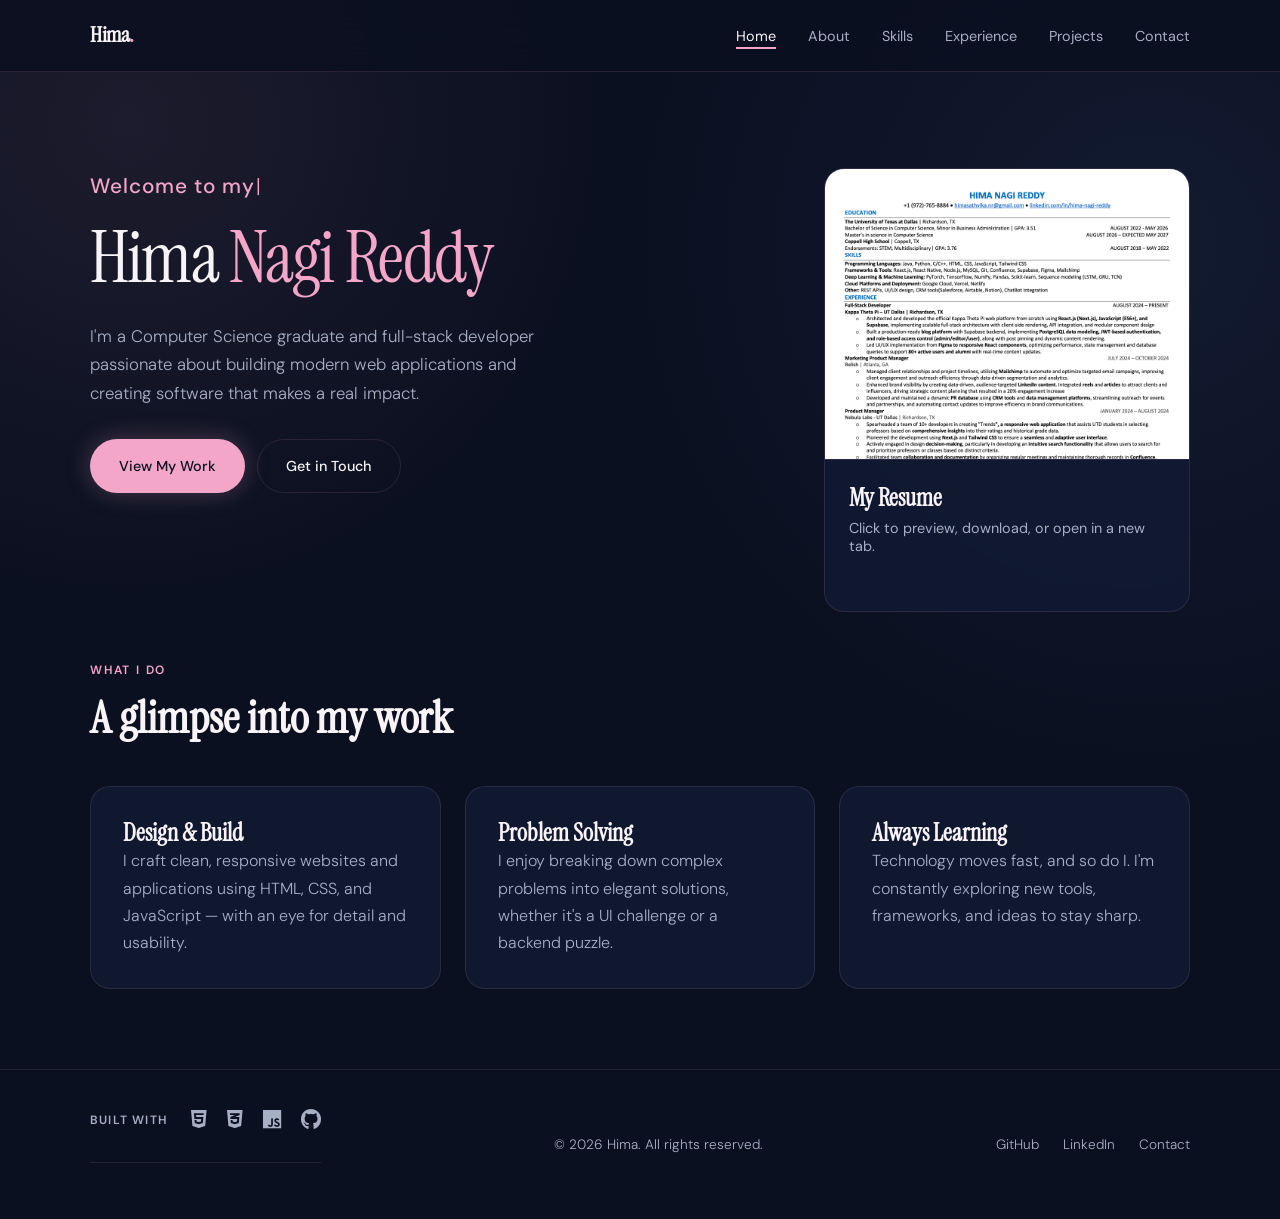
<file: index.html>
<!DOCTYPE html>
<html lang="en">
  <head>
    <meta charset="UTF-8">
    <meta name="viewport" content="width=device-width, initial-scale=1.0">
    <meta name="description" content="Hima Nagi Reddy — Computer Science graduate and full-stack developer">
    <meta property="og:title" content="Hima Nagi Reddy | Portfolio">
    <meta property="og:description" content="Computer Science graduate and full-stack developer passionate about building modern web applications.">
    <meta property="og:image" content="https://hima-portfolio-theta.vercel.app/images/Hima.jpg">
    <meta property="og:url" content="https://hima-portfolio-theta.vercel.app/">
    <meta property="og:type" content="website">
    
    <meta name="twitter:card" content="summary_large_image">
    <meta name="twitter:title" content="Hima Nagi Reddy | Portfolio">
    <meta name="twitter:description" content="Computer Science graduate and full-stack developer passionate about building modern web applications.">
    <meta name="twitter:image" content="https://hima-portfolio-theta.vercel.app/images/Hima.jpg">

    <title>Hima Nagi Reddy | Portfolio</title>
    <link rel="stylesheet" href="css/style.css">
    <link rel="stylesheet" href="https://cdnjs.cloudflare.com/ajax/libs/font-awesome/6.5.1/css/all.min.css">
  </head>
<body>

  <!-- Navigation -->
  <nav class="nav">
    <div class="container">
      <a href="index.html" class="nav-logo">Hima<span>.</span></a>
      <button class="nav-toggle" aria-label="Toggle menu">
        <span></span>
        <span></span>
        <span></span>
      </button>
      <ul class="nav-links">
        <li><a href="index.html">Home</a></li>
        <li><a href="about.html">About</a></li>
        <li><a href="skills.html">Skills</a></li>
        <li><a href="experience.html">Experience</a></li>
        <li><a href="projects.html">Projects</a></li>
        <li><a href="contact.html">Contact</a></li>
      </ul>
    </div>
  </nav>

  <main>
    <!-- Hero -->
    <section class="hero">
      <div class="container hero-grid">
        <div class="hero-content">
          <p class="typewriter-text"><span id="typewriter"></span><span class="typewriter-cursor">|</span></p>
          <h1>Hima <span class="accent">Nagi Reddy</span></h1>
          <p>
          I'm a Computer Science graduate and full-stack developer passionate about building
          modern web applications and creating software that makes a real impact.
          </p>
          <div class="hero-buttons">
            <a href="projects.html" class="btn btn-primary">View My Work</a>
            <a href="contact.html" class="btn btn-outline">Get in Touch</a>
          </div>
        </div>
    
        <button type="button" class="resume-card" id="resume-btn" aria-label="Preview resume">
          <div class="resume-preview-image">
            <img src="images/resume-preview.png" alt="Resume preview">
            <div class="resume-overlay">
              <span class="btn btn-primary">Preview Resume</span>
            </div>
          </div>
          <div class="resume-card-body">
            <h3>My Resume</h3>
            <p>Click to preview, download, or open in a new tab.</p>
          </div>
        </button>
      </div>
    </section>

    <!-- Quick Highlights -->
    <section class="highlights-section">
      <div class="container">
        <p class="section-label">What I Do</p>
        <h2 style="margin-bottom: 2.5rem;">A glimpse into my work</h2>
        <div class="card-grid">
          <div class="card fade-in">
            <h3>Design &amp; Build</h3>
            <p>I craft clean, responsive websites and applications using HTML, CSS, and JavaScript — with an eye for detail and usability.</p>
          </div>
          <div class="card fade-in">
            <h3>Problem Solving</h3>
            <p>I enjoy breaking down complex problems into elegant solutions, whether it's a UI challenge or a backend puzzle.</p>
          </div>
          <div class="card fade-in">
            <h3>Always Learning</h3>
            <p>Technology moves fast, and so do I. I'm constantly exploring new tools, frameworks, and ideas to stay sharp.</p>
          </div>
        </div>
      </div>
    </section>
  </main>

  <!-- Footer -->
  <footer class="footer">
    <div class="container">
      <div class="tech-stack">
        <span class="tech-stack-label">Built with</span>
        <div class="tech-icons">
          <span data-tooltip="HTML5"><i class="fab fa-html5"></i></span>
          <span data-tooltip="CSS3"><i class="fab fa-css3-alt"></i></span>
          <span data-tooltip="JavaScript"><i class="fab fa-js"></i></span>
          <span data-tooltip="GitHub Pages"><i class="fab fa-github"></i></span>
        </div>
      </div>
      <p>&copy; 2026 Hima. All rights reserved.</p>
      <div class="footer-links">
        <a href="https://github.com/Himanagi" target="_blank" rel="noopener">GitHub</a>
        <a href="https://www.linkedin.com/in/hima-nagi-reddy/" target="_blank" rel="noopener">LinkedIn</a>
        <a href="contact.html">Contact</a>
      </div>
    </div>
  </footer>
  <div class="modal-overlay" id="resume-modal">
    <div class="modal-box">
      <div class="modal-header">
        <h3>Resume</h3>
        <button type="button" class="modal-close" id="resume-close" aria-label="Close">&times;</button>
      </div>
      <iframe id="resume-frame" src="" title="Resume PDF"></iframe>
      <div class="modal-footer">
        <a href="resume/Hima_Nagi_Reddy_Resume.pdf" class="btn btn-outline" download>
          Download
        </a>
        <a href="resume/Hima_Nagi_Reddy_Resume.pdf" class="btn btn-primary" target="_blank" rel="noopener">
          Open in New Tab
        </a>
      </div>
    </div>
  </div>

  <script src="js/main.js"></script>
</body>
</html>
</file>
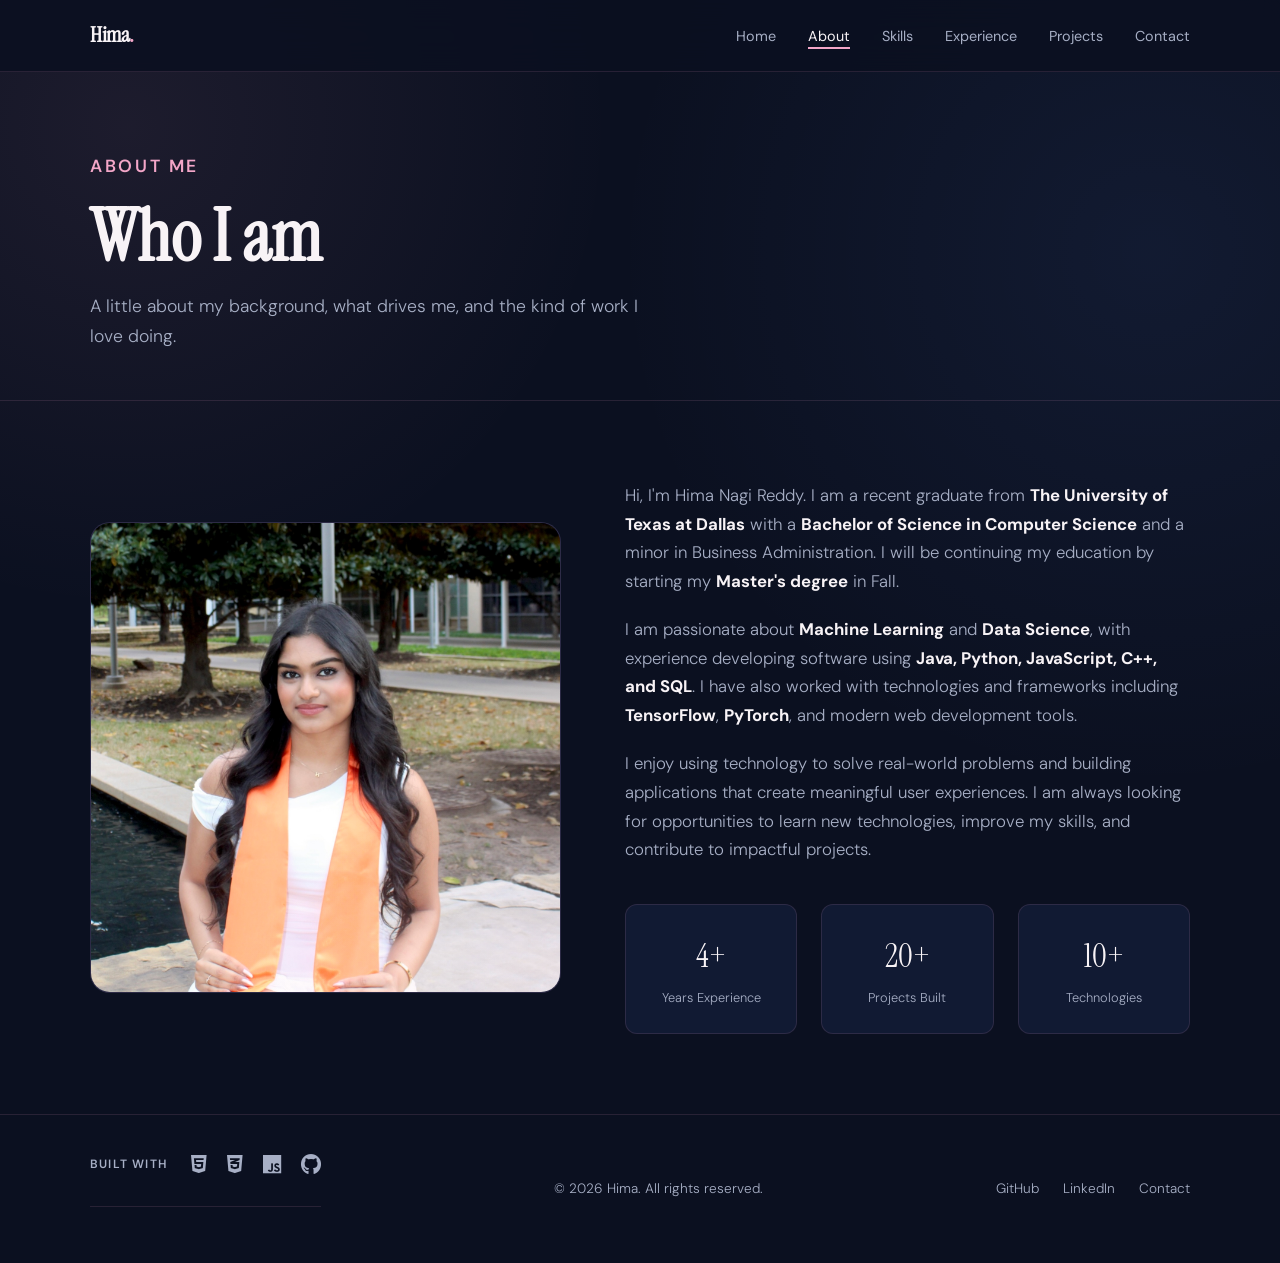
<file: about.html>
<!DOCTYPE html>
<html lang="en">
  <head>
    <meta charset="UTF-8">
    <meta name="viewport" content="width=device-width, initial-scale=1.0">
    <meta name="description" content="...">
    <title>...</title>
    <link rel="stylesheet" href="css/style.css">
    <link rel="stylesheet" href="https://cdnjs.cloudflare.com/ajax/libs/font-awesome/6.5.1/css/all.min.css">
  </head>
<body>

  <nav class="nav">
    <div class="container">
      <a href="index.html" class="nav-logo">Hima<span>.</span></a>
      <button class="nav-toggle" aria-label="Toggle menu">
        <span></span>
        <span></span>
        <span></span>
      </button>
      <ul class="nav-links">
        <li><a href="index.html">Home</a></li>
        <li><a href="about.html">About</a></li>
        <li><a href="skills.html">Skills</a></li>
        <li><a href="experience.html">Experience</a></li>
        <li><a href="projects.html">Projects</a></li>
        <li><a href="contact.html">Contact</a></li>
      </ul>
    </div>
  </nav>

  <main>
    <section class="page-header">
      <div class="container">
        <p class="section-label">About Me</p>
        <h1>Who I am</h1>
        <p>A little about my background, what drives me, and the kind of work I love doing.</p>
      </div>
    </section>

    <section>
      <div class="container">
        <div class="about-grid">
          <div class="about-image fade-in">
            <img src="images/Hima.jpg" alt="Hima Nagi Reddy">
          </div>
          <div class="about-text fade-in">
            <p>
              Hi, I'm Hima Nagi Reddy. I am a recent graduate from <strong>The University of Texas at Dallas</strong> with a <strong>Bachelor of Science in Computer Science</strong> and a minor in Business Administration. I will be continuing my education by starting my <strong>Master's degree</strong> in Fall.
            </p>
          
            <p>
              I am passionate about <strong>Machine Learning</strong> and <strong>Data Science</strong>, with experience developing software using <strong>Java, Python, JavaScript, C++, and SQL</strong>. I have also worked with technologies and frameworks including <strong>TensorFlow</strong>, <strong>PyTorch</strong>, and modern web development tools.
            </p>
          
            <p>
              I enjoy using technology to solve real-world problems and building applications that create meaningful user experiences. I am always looking for opportunities to learn new technologies, improve my skills, and contribute to impactful projects.
            </p>
            <div class="about-stats">
              <div class="stat">
                <div class="stat-number">4+</div>
                <div class="stat-label">Years Experience</div>
              </div>
              <div class="stat">
                <div class="stat-number">20+</div>
                <div class="stat-label">Projects Built</div>
              </div>
              <div class="stat">
                <div class="stat-number">10+</div>
                <div class="stat-label">Technologies</div>
              </div>
            </div>
          </div>
        </div>
      </div>
    </section>
  </main>

  <footer class="footer">
    <div class="container">
      <div class="tech-stack">
        <span class="tech-stack-label">Built with</span>
        <div class="tech-icons">
          <span data-tooltip="HTML5"><i class="fab fa-html5"></i></span>
          <span data-tooltip="CSS3"><i class="fab fa-css3-alt"></i></span>
          <span data-tooltip="JavaScript"><i class="fab fa-js"></i></span>
          <span data-tooltip="GitHub Pages"><i class="fab fa-github"></i></span>
        </div>
      </div>

      <p>&copy; 2026 Hima. All rights reserved.</p>
      <div class="footer-links">
        <a href="https://github.com" target="_blank" rel="noopener">GitHub</a>
        <a href="https://linkedin.com" target="_blank" rel="noopener">LinkedIn</a>
        <a href="contact.html">Contact</a>
      </div>
    </div>
  </footer>

  <script src="js/main.js"></script>
</body>
</html>
</file>
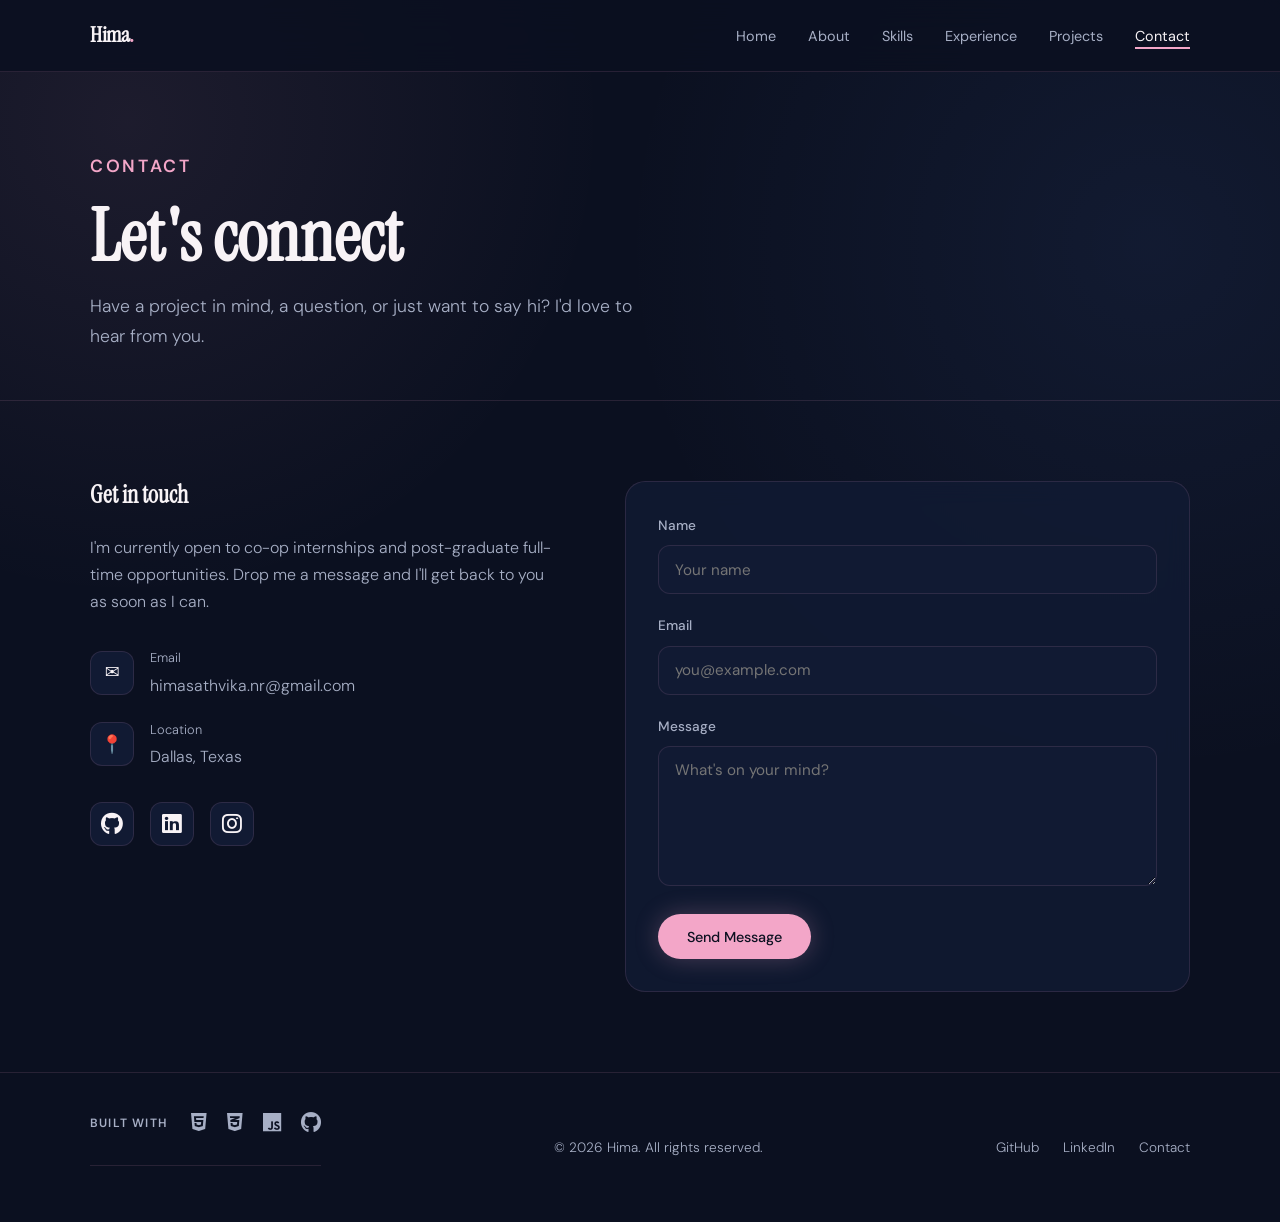
<file: contact.html>
<!DOCTYPE html>
<html lang="en">
  <head>
    <meta charset="UTF-8">
    <meta name="viewport" content="width=device-width, initial-scale=1.0">
    <meta name="description" content="...">
    <title>...</title>
    <link rel="stylesheet" href="css/style.css">
    <link rel="stylesheet" href="https://cdnjs.cloudflare.com/ajax/libs/font-awesome/6.5.1/css/all.min.css">
  </head>
<body>

  <nav class="nav">
    <div class="container">
      <a href="index.html" class="nav-logo">Hima<span>.</span></a>
      <button class="nav-toggle" aria-label="Toggle menu">
        <span></span>
        <span></span>
        <span></span>
      </button>
      <ul class="nav-links">
        <li><a href="index.html">Home</a></li>
        <li><a href="about.html">About</a></li>
        <li><a href="skills.html">Skills</a></li>
        <li><a href="experience.html">Experience</a></li>
        <li><a href="projects.html">Projects</a></li>
        <li><a href="contact.html">Contact</a></li>
      </ul>
    </div>
  </nav>

  <main>
    <section class="page-header">
      <div class="container">
        <p class="section-label">Contact</p>
        <h1>Let's connect</h1>
        <p>Have a project in mind, a question, or just want to say hi? I'd love to hear from you.</p>
      </div>
    </section>

    <section>
      <div class="container">
        <div class="contact-grid">

          <div class="contact-info fade-in">
            <h3>Get in touch</h3>
            <p style="margin-bottom: 2rem;">I'm currently open to co-op internships and post-graduate full-time opportunities. Drop me a message and I'll get back to you as soon as I can.</p>

            <div class="contact-item">
              <div class="contact-icon">✉️</div>
              <div>
                <p style="font-size: 0.8rem; margin-bottom: 0.15rem;">Email</p>
                <a href="mailto:himasathvika.nr@gmail.com">himasathvika.nr@gmail.com</a>
              </div>
            </div>

            <div class="contact-item">
              <div class="contact-icon">📍</div>
              <div>
                <p style="font-size: 0.8rem; margin-bottom: 0.15rem;">Location</p>
                <span style="color: var(--text-muted);">Dallas, Texas</span>
              </div>
            </div>

            <div class="social-links">

              <a href="https://github.com/Himanagi"
                 target="_blank"
                 rel="noopener"
                 aria-label="GitHub">
                 <i class="fab fa-github"></i>
              </a>
            
              <a href="https://github.com/Himanagi"
                 target="_blank"
                 rel="noopener"
                 aria-label="LinkedIn">
                 <i class="fab fa-linkedin"></i>
              </a>
            
              <a href="https://www.instagram.com/hima.sn/"
              target="_blank"
              rel="noopener"
              aria-label="Instagram">
              <i class="fab fa-instagram"></i>
           </a>

            </div>
          </div>

          <div class="fade-in">
            <form id="contact-form" class="card">
              <input type="hidden" name="access_key" value="b2d9605b-1519-43f4-9659-cae20365ab48">
              <input type="hidden" name="subject" value="New message from your portfolio site">
              <input type="checkbox" name="botcheck" class="hidden" style="display:none;">
            
              <div class="form-group">
                <label for="name">Name</label>
                <input type="text" id="name" name="name" placeholder="Your name" required>
              </div>
              <div class="form-group">
                <label for="email">Email</label>
                <input type="email" id="email" name="email" placeholder="you@example.com" required>
              </div>
              <div class="form-group">
                <label for="message">Message</label>
                <textarea id="message" name="message" placeholder="What's on your mind?" required></textarea>
              </div>
              <button type="submit" class="btn btn-primary" id="submit-btn">Send Message</button>
              <div id="form-error" class="form-error">
                Something went wrong. Please try again or email me directly.
              </div>
            </form>
          </div>

        </div>
      </div>
    </section>
  </main>

 <footer class="footer">
  <div class="container">
    <div class="tech-stack">
      <span class="tech-stack-label">Built with</span>
      <div class="tech-icons">
        <span data-tooltip="HTML5"><i class="fab fa-html5"></i></span>
        <span data-tooltip="CSS3"><i class="fab fa-css3-alt"></i></span>
        <span data-tooltip="JavaScript"><i class="fab fa-js"></i></span>
        <span data-tooltip="GitHub Pages"><i class="fab fa-github"></i></span>
      </div>
    </div>
      <p>&copy; 2026 Hima. All rights reserved.</p>
      <div class="footer-links">
        <a href="https://github.com" target="_blank" rel="noopener">GitHub</a>
        <a href="https://linkedin.com" target="_blank" rel="noopener">LinkedIn</a>
        <a href="contact.html">Contact</a>
      </div>
    </div>
  </footer>

  <div id="success-toast" class="toast">
    <span>✓</span> Message sent!
  </div>

  <script src="js/main.js"></script>
</body>
</html>
</file>
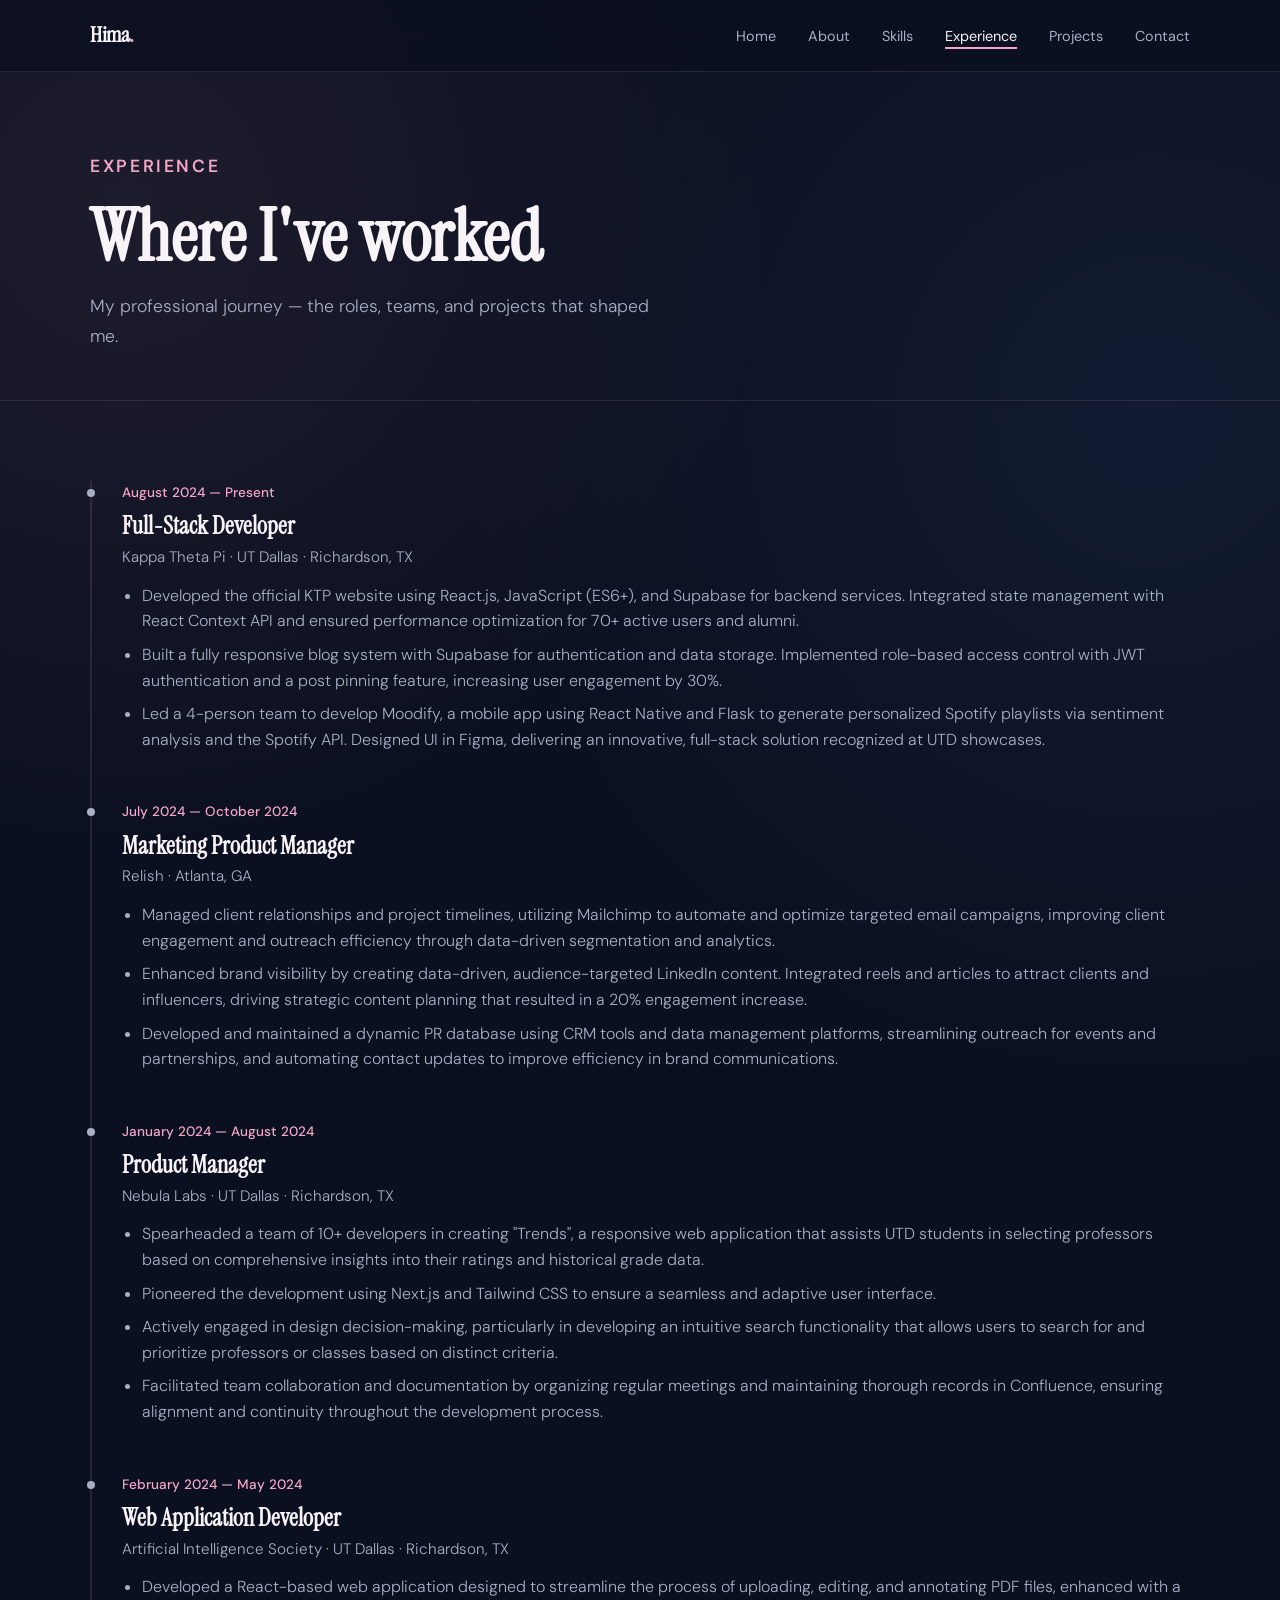
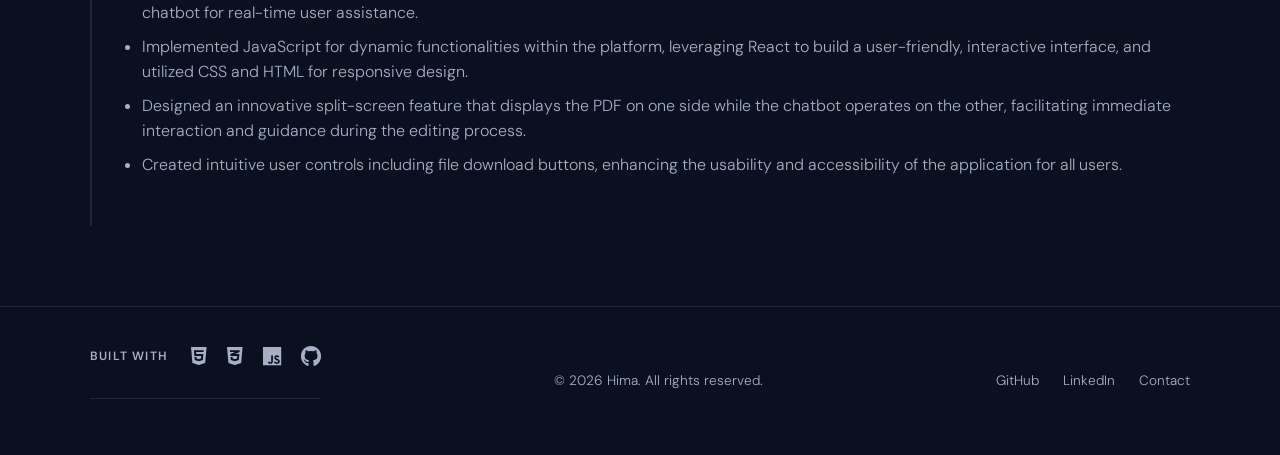
<file: experience.html>
<!DOCTYPE html>
<html lang="en">
  <head>
    <meta charset="UTF-8">
    <meta name="viewport" content="width=device-width, initial-scale=1.0">
    <meta name="description" content="...">
    <title>...</title>
    <link rel="stylesheet" href="css/style.css">
    <link rel="stylesheet" href="https://cdnjs.cloudflare.com/ajax/libs/font-awesome/6.5.1/css/all.min.css">
  </head>
<body>

  <nav class="nav">
    <div class="container">
      <a href="index.html" class="nav-logo">Hima<span>.</span></a>
      <button class="nav-toggle" aria-label="Toggle menu">
        <span></span>
        <span></span>
        <span></span>
      </button>
      <ul class="nav-links">
        <li><a href="index.html">Home</a></li>
        <li><a href="about.html">About</a></li>
        <li><a href="skills.html">Skills</a></li>
        <li><a href="experience.html">Experience</a></li>
        <li><a href="projects.html">Projects</a></li>
        <li><a href="contact.html">Contact</a></li>
      </ul>
    </div>
  </nav>

  <main>
    <section class="page-header">
      <div class="container">
        <p class="section-label">Experience</p>
        <h1>Where I've worked</h1>
        <p>My professional journey — the roles, teams, and projects that shaped me.</p>
      </div>
    </section>

    <section>
      <div class="container">
        <div class="timeline">

          <div class="timeline-item">
            <p class="timeline-date">August 2024 — Present</p>
            <h3>Full-Stack Developer</h3>
            <p class="timeline-company">Kappa Theta Pi · UT Dallas · Richardson, TX</p>
            <ul class="timeline-details">
              <li>Developed the official KTP website using React.js, JavaScript (ES6+), and Supabase for backend services. Integrated state management with React Context API and ensured performance optimization for 70+ active users and alumni.</li>
              <li>Built a fully responsive blog system with Supabase for authentication and data storage. Implemented role-based access control with JWT authentication and a post pinning feature, increasing user engagement by 30%.</li>
              <li>Led a 4-person team to develop Moodify, a mobile app using React Native and Flask to generate personalized Spotify playlists via sentiment analysis and the Spotify API. Designed UI in Figma, delivering an innovative, full-stack solution recognized at UTD showcases.</li>
            </ul>
          </div>

          <div class="timeline-item">
            <p class="timeline-date">July 2024 — October 2024</p>
            <h3>Marketing Product Manager</h3>
            <p class="timeline-company">Relish · Atlanta, GA</p>
            <ul class="timeline-details">
              <li>Managed client relationships and project timelines, utilizing Mailchimp to automate and optimize targeted email campaigns, improving client engagement and outreach efficiency through data-driven segmentation and analytics.</li>
              <li>Enhanced brand visibility by creating data-driven, audience-targeted LinkedIn content. Integrated reels and articles to attract clients and influencers, driving strategic content planning that resulted in a 20% engagement increase.</li>
              <li>Developed and maintained a dynamic PR database using CRM tools and data management platforms, streamlining outreach for events and partnerships, and automating contact updates to improve efficiency in brand communications.</li>
            </ul>
          </div>

          <div class="timeline-item">
            <p class="timeline-date">January 2024 — August 2024</p>
            <h3>Product Manager</h3>
            <p class="timeline-company">Nebula Labs · UT Dallas · Richardson, TX</p>
            <ul class="timeline-details">
              <li>Spearheaded a team of 10+ developers in creating "Trends", a responsive web application that assists UTD students in selecting professors based on comprehensive insights into their ratings and historical grade data.</li>
              <li>Pioneered the development using Next.js and Tailwind CSS to ensure a seamless and adaptive user interface.</li>
              <li>Actively engaged in design decision-making, particularly in developing an intuitive search functionality that allows users to search for and prioritize professors or classes based on distinct criteria.</li>
              <li>Facilitated team collaboration and documentation by organizing regular meetings and maintaining thorough records in Confluence, ensuring alignment and continuity throughout the development process.</li>
            </ul>
          </div>

          <div class="timeline-item">
            <p class="timeline-date">February 2024 — May 2024</p>
            <h3>Web Application Developer</h3>
            <p class="timeline-company">Artificial Intelligence Society · UT Dallas · Richardson, TX</p>
            <ul class="timeline-details">
              <li>Developed a React-based web application designed to streamline the process of uploading, editing, and annotating PDF files, enhanced with a chatbot for real-time user assistance.</li>
              <li>Implemented JavaScript for dynamic functionalities within the platform, leveraging React to build a user-friendly, interactive interface, and utilized CSS and HTML for responsive design.</li>
              <li>Designed an innovative split-screen feature that displays the PDF on one side while the chatbot operates on the other, facilitating immediate interaction and guidance during the editing process.</li>
              <li>Created intuitive user controls including file download buttons, enhancing the usability and accessibility of the application for all users.</li>
            </ul>
          </div>

        </div>
      </div>
    </section>
  </main>

  <footer class="footer">
    <div class="container">
      <div class="tech-stack">
        <span class="tech-stack-label">Built with</span>
        <div class="tech-icons">
          <span data-tooltip="HTML5"><i class="fab fa-html5"></i></span>
          <span data-tooltip="CSS3"><i class="fab fa-css3-alt"></i></span>
          <span data-tooltip="JavaScript"><i class="fab fa-js"></i></span>
          <span data-tooltip="GitHub Pages"><i class="fab fa-github"></i></span>
        </div>
      </div>
      <p>&copy; 2026 Hima. All rights reserved.</p>
      <div class="footer-links">
        <a href="https://github.com" target="_blank" rel="noopener">GitHub</a>
        <a href="https://linkedin.com" target="_blank" rel="noopener">LinkedIn</a>
        <a href="contact.html">Contact</a>
      </div>
    </div>
  </footer>

  <script src="js/main.js"></script>
</body>
</html>
</file>
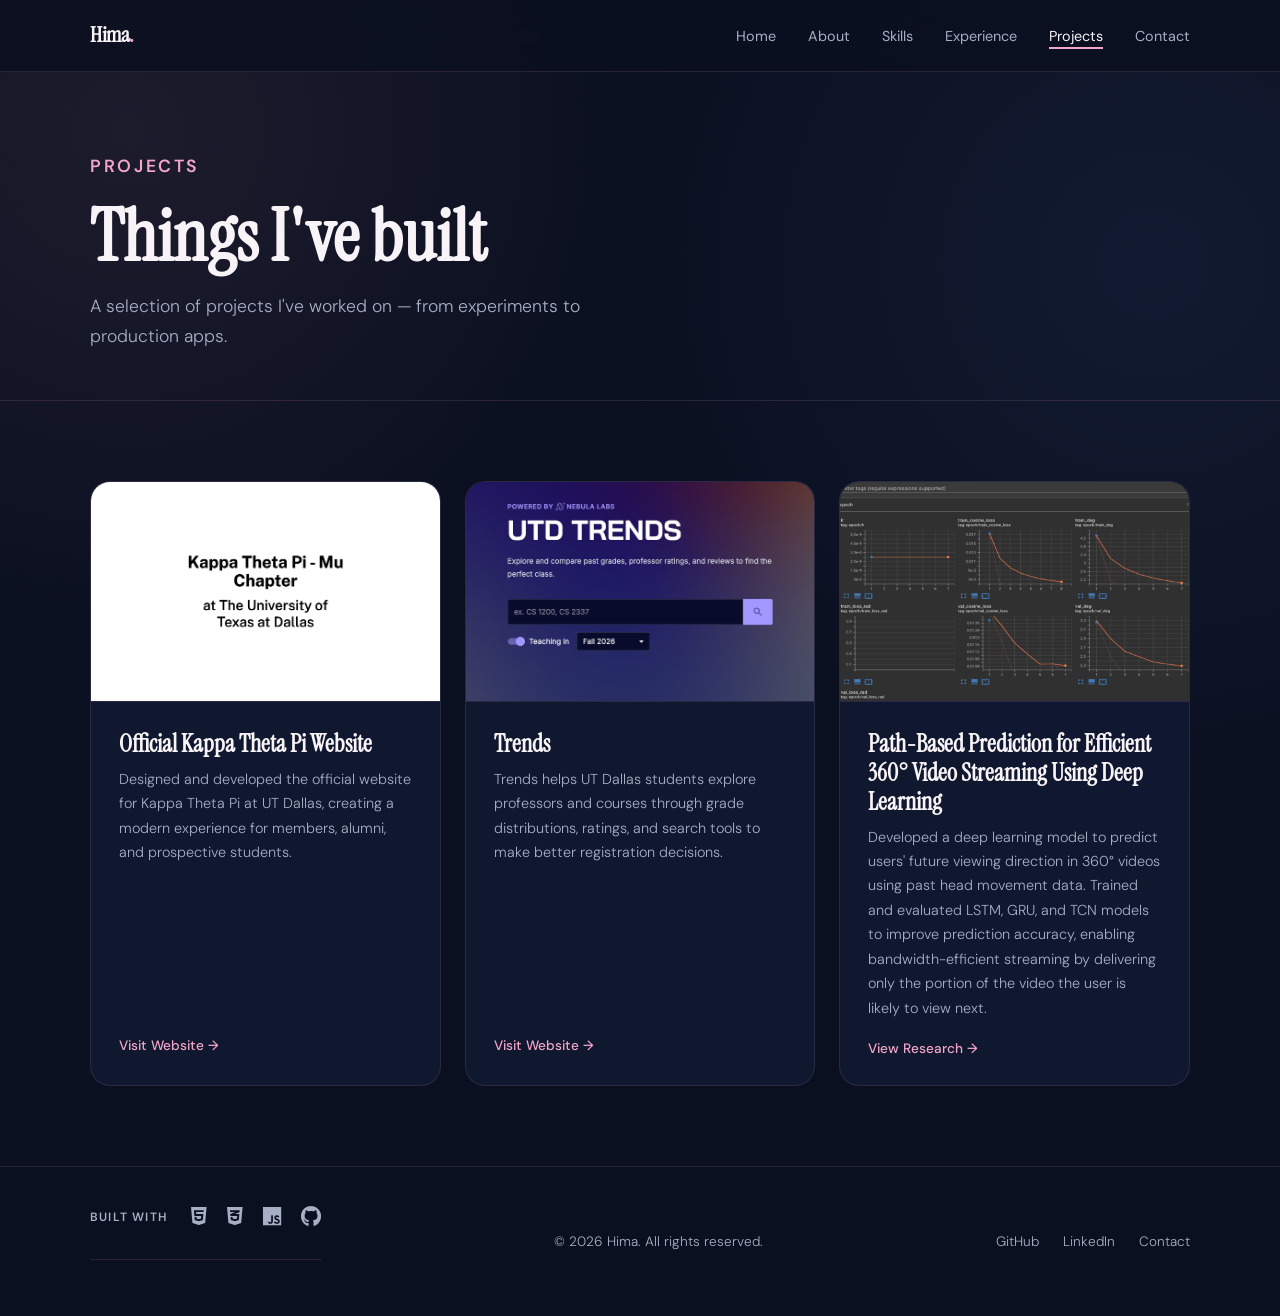
<file: projects.html>
<!DOCTYPE html>
<html lang="en">
  <head>
    <meta charset="UTF-8">
    <meta name="viewport" content="width=device-width, initial-scale=1.0">
    <meta name="description" content="...">
    <title>...</title>
    <link rel="stylesheet" href="css/style.css">
    <link rel="stylesheet" href="https://cdnjs.cloudflare.com/ajax/libs/font-awesome/6.5.1/css/all.min.css">
  </head>
<body>

  <nav class="nav">
    <div class="container">
      <a href="index.html" class="nav-logo">Hima<span>.</span></a>
      <button class="nav-toggle" aria-label="Toggle menu">
        <span></span>
        <span></span>
        <span></span>
      </button>
      <ul class="nav-links">
        <li><a href="index.html">Home</a></li>
        <li><a href="about.html">About</a></li>
        <li><a href="skills.html">Skills</a></li>
        <li><a href="experience.html">Experience</a></li>
        <li><a href="projects.html">Projects</a></li>
        <li><a href="contact.html">Contact</a></li>
      </ul>
    </div>
  </nav>

  <main>
    <section class="page-header">
      <div class="container">
        <p class="section-label">Projects</p>
        <h1>Things I've built</h1>
        <p>A selection of projects I've worked on — from experiments to production apps.</p>
      </div>
    </section>

    <section>
      <div class="container">
        <div class="card-grid">

          <div class="card project-card fade-in">

            <div class="project-image">
              <img src="images/ktp-preview.png" alt="Official Kappa Theta Pi Website">
            </div>
        
            <div class="project-body">
                <h3>Official Kappa Theta Pi Website</h3>
        
                <p>
                    Designed and developed the official website for Kappa Theta Pi at
                    UT Dallas, creating a modern experience for members, alumni, and
                    prospective students.
                </p>
        
                <div class="project-links">
                    <a href="https://www.utdktp.org"
                       target="_blank"
                       rel="noopener">
                        Visit Website →
                    </a>
                </div>
        
            </div>
        
        </div>

        <div class="card project-card fade-in">

          <div class="project-image">
            <img src="images/trends-preview.png" alt="Trends Website">
          </div>
      
          <div class="project-body">
      
              <h3>Trends</h3>
      
              <p>
                  Trends helps UT Dallas students explore professors and courses
                  through grade distributions, ratings, and search tools to make
                  better registration decisions.
              </p>
      
              <div class="project-links">
                  <a href="https://trends.utdnebula.com"
                     target="_blank"
                     rel="noopener">
                      Visit Website →
                  </a>
              </div>
      
          </div>
      
      </div>
           

        <div class="card project-card fade-in">

          <div class="project-image">
            <img src="images/capstoneproject_preview.png" alt="Research Project Title">
          </div>

          <div class="project-body">

              <h3>Path-Based Prediction for Efficient 360° Video Streaming Using Deep Learning</h3>

              <p>
                Developed a deep learning model to predict users' future viewing direction in 360° videos using past head movement data. Trained and evaluated LSTM, GRU, and TCN models to improve prediction accuracy, enabling bandwidth-efficient streaming by delivering only the portion of the video the user is likely to view next.
              </p>

              <div class="project-links">
                <button type="button" class="doc-trigger" data-doc="research/Final_report.pdf">
                    View Research →
                </button>
            </div>

          </div>

        </div>
      </div>
    </section>
  </main>

  <footer class="footer">
    <div class="container">
      <div class="tech-stack">
        <span class="tech-stack-label">Built with</span>
        <div class="tech-icons">
          <span data-tooltip="HTML5"><i class="fab fa-html5"></i></span>
          <span data-tooltip="CSS3"><i class="fab fa-css3-alt"></i></span>
          <span data-tooltip="JavaScript"><i class="fab fa-js"></i></span>
          <span data-tooltip="GitHub Pages"><i class="fab fa-github"></i></span>
        </div>
      </div>
      <p>&copy; 2026 Hima. All rights reserved.</p>
      <div class="footer-links">
        <a href="https://github.com" target="_blank" rel="noopener">GitHub</a>
        <a href="https://linkedin.com" target="_blank" rel="noopener">LinkedIn</a>
        <a href="contact.html">Contact</a>
      </div>
    </div>
  </footer>
  <div class="modal-overlay" id="doc-modal">
    <div class="modal-box">
      <div class="modal-header">
        <h3 id="doc-modal-title">Document</h3>
        <button type="button" class="modal-close" id="doc-close" aria-label="Close">&times;</button>
      </div>
      <iframe id="doc-frame" src="" title="Document preview"></iframe>
      <div class="modal-footer">
        <a href="#" id="doc-download" class="btn btn-outline" download>
          Download
        </a>
        <a href="#" id="doc-newtab" class="btn btn-primary" target="_blank" rel="noopener">
          Open in New Tab
        </a>
      </div>
    </div>
  </div>

  <script src="js/main.js"></script>
</body>
</html>
</file>
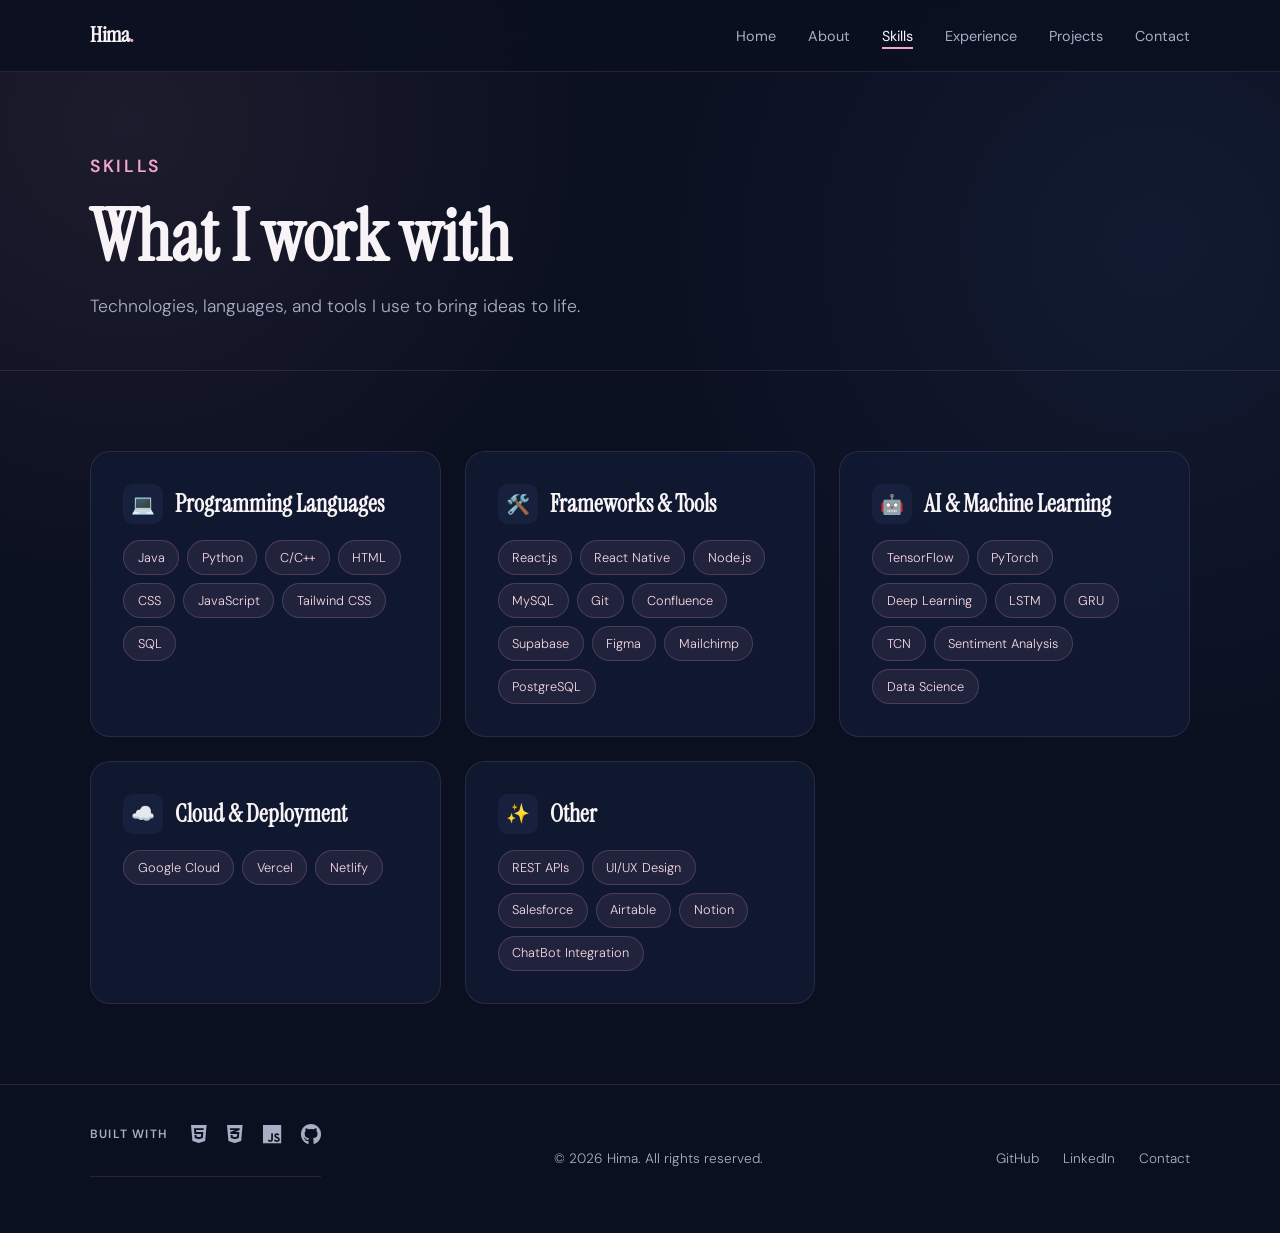
<file: skills.html>
<!DOCTYPE html>
<html lang="en">
  <head>
    <meta charset="UTF-8">
    <meta name="viewport" content="width=device-width, initial-scale=1.0">
    <meta name="description" content="...">
    <title>...</title>
    <link rel="stylesheet" href="css/style.css">
    <link rel="stylesheet" href="https://cdnjs.cloudflare.com/ajax/libs/font-awesome/6.5.1/css/all.min.css">
  </head>
<body>

  <nav class="nav">
    <div class="container">
      <a href="index.html" class="nav-logo">Hima<span>.</span></a>
      <button class="nav-toggle" aria-label="Toggle menu">
        <span></span>
        <span></span>
        <span></span>
      </button>
      <ul class="nav-links">
        <li><a href="index.html">Home</a></li>
        <li><a href="about.html">About</a></li>
        <li><a href="skills.html">Skills</a></li>
        <li><a href="experience.html">Experience</a></li>
        <li><a href="projects.html">Projects</a></li>
        <li><a href="contact.html">Contact</a></li>
      </ul>
    </div>
  </nav>

  <main>
    <section class="page-header">
      <div class="container">
        <p class="section-label">Skills</p>
        <h1>What I work with</h1>
        <p>Technologies, languages, and tools I use to bring ideas to life.</p>
      </div>
    </section>

    <section>
      <div class="container">
        <div class="skills-grid">

          <div class="card skill-card fade-in">
            <h3><span class="skill-icon">💻</span> Programming Languages</h3>
            <div class="skill-tags">
              <span class="tag">Java</span>
              <span class="tag">Python</span>
              <span class="tag">C/C++</span>
              <span class="tag">HTML</span>
              <span class="tag">CSS</span>
              <span class="tag">JavaScript</span>
              <span class="tag">Tailwind CSS</span>
              <span class="tag">SQL</span>
            </div>
          </div>

          <div class="card skill-card fade-in">
            <h3><span class="skill-icon">🛠️</span> Frameworks &amp; Tools</h3>
            <div class="skill-tags">
              <span class="tag">React.js</span>
              <span class="tag">React Native</span>
              <span class="tag">Node.js</span>
              <span class="tag">MySQL</span>
              <span class="tag">Git</span>
              <span class="tag">Confluence</span>
              <span class="tag">Supabase</span>
              <span class="tag">Figma</span>
              <span class="tag">Mailchimp</span>
              <span class="tag">PostgreSQL</span>
            </div>
          </div>
          <div class="card skill-card fade-in">
            <h3><span class="skill-icon">🤖</span> AI &amp; Machine Learning</h3>
            <div class="skill-tags">
              <span class="tag">TensorFlow</span>
              <span class="tag">PyTorch</span>
              <span class="tag">Deep Learning</span>
              <span class="tag">LSTM</span>
              <span class="tag">GRU</span>
              <span class="tag">TCN</span>
              <span class="tag">Sentiment Analysis</span>
              <span class="tag">Data Science</span>
            </div>
          </div>

          <div class="card skill-card fade-in">
            <h3><span class="skill-icon">☁️</span> Cloud &amp; Deployment</h3>
            <div class="skill-tags">
              <span class="tag">Google Cloud</span>
              <span class="tag">Vercel</span>
              <span class="tag">Netlify</span>
            </div>
          </div>

          <div class="card skill-card fade-in">
            <h3><span class="skill-icon">✨</span> Other</h3>
            <div class="skill-tags">
              <span class="tag">REST APIs</span>
              <span class="tag">UI/UX Design</span>
              <span class="tag">Salesforce</span>
              <span class="tag">Airtable</span>
              <span class="tag">Notion</span>
              <span class="tag">ChatBot Integration</span>
            </div>
          </div>

        </div>
      </div>
    </section>
  </main>

  <footer class="footer">
    <div class="container">
      <div class="tech-stack">
        <span class="tech-stack-label">Built with</span>
        <div class="tech-icons">
          <span data-tooltip="HTML5"><i class="fab fa-html5"></i></span>
          <span data-tooltip="CSS3"><i class="fab fa-css3-alt"></i></span>
          <span data-tooltip="JavaScript"><i class="fab fa-js"></i></span>
          <span data-tooltip="GitHub Pages"><i class="fab fa-github"></i></span>
        </div>
      </div>
      <p>&copy; 2026 Hima. All rights reserved.</p>
      <div class="footer-links">
        <a href="https://github.com" target="_blank" rel="noopener">GitHub</a>
        <a href="https://linkedin.com" target="_blank" rel="noopener">LinkedIn</a>
        <a href="contact.html">Contact</a>
      </div>
    </div>
  </footer>

  <script src="js/main.js"></script>
</body>
</html>
</file>
<file: css/style.css>
/* ============================================
   Portfolio — Global Styles
   ============================================ */

  @import url('https://fonts.googleapis.com/css2?family=Instrument+Serif:ital@0;1&family=DM+Sans:wght@300;400;500;700&display=swap');

/* --- Variables --- */
:root {
  --bg: #0b1020;
  --bg-card: #111a33;
  --bg-elevated: #17213d;

  --text: #f8f3f6;
  --text-muted: #a7afc5;

  --accent: #f3a6c8;
  --accent-hover: #ffc4dc;

  --accent-glow: rgba(243, 166, 200, 0.12);

  --border: rgba(243, 166, 200, 0.12);

  --font-heading: 'Instrument Serif', Georgia, serif;
  --font-body: 'DM Sans', system-ui, sans-serif;

  --radius: 12px;
  --radius-lg: 20px;

  --transition: 0.3s cubic-bezier(0.4, 0, 0.2, 1);

  --max-width: 1100px;
  --nav-height: 72px;
}

/* --- Reset --- */
*, *::before, *::after {
  box-sizing: border-box;
  margin: 0;
  padding: 0;
}

html {
  scroll-behavior: smooth;
}

body {
  font-family: var(--font-body);
  background: var(--bg);
  color: var(--text);
  line-height: 1.7;
  font-weight: 300;
  min-height: 100vh;
  display: flex;
  flex-direction: column;
  overflow-x: hidden;

  background-image:
  radial-gradient(
  circle at 10% 10%,
  rgba(243,166,200,0.08),
  transparent 30%
  ),
  radial-gradient(
  circle at 90% 20%,
  rgba(100,150,255,0.08),
  transparent 35%
  );

}

a {
  color: inherit;
  text-decoration: none;
}

img {
  max-width: 100%;
  display: block;
}

ul {
  list-style: none;
}

/* --- Typography --- */
h1, h2, h3, h4 {
  font-family: var(--font-heading);
  font-weight: 600;
  line-height: 1.2;
}

h1 { font-size: clamp(2.5rem, 6vw, 4.5rem); }
h2 { font-size: clamp(1.8rem, 4vw, 2.8rem); }
h3 { font-size: clamp(1.2rem, 2.5vw, 1.5rem); }

p { color: var(--text-muted); }

.accent { color: var(--accent); }

.section-label {
  font-size: 0.75rem;
  font-weight: 600;
  letter-spacing: 0.15em;
  text-transform: uppercase;
  color: var(--accent);
  margin-bottom: 0.75rem;
}

strong {
  font-weight: 700;
  color: var(--text);
}

/* --- Layout --- */
.container {
  width: 90%;
  max-width: var(--max-width);
  margin: 0 auto;
}

main {
  flex: 1;
  padding-top: var(--nav-height);
}

section {
  padding: 5rem 0;
}

/* --- Navigation --- */
.nav {
  position: fixed;
  top: 0;
  left: 0;
  right: 0;
  height: var(--nav-height);
  z-index: 1000;
  background: rgba(11, 16, 32, 0.85);
  backdrop-filter: blur(16px);
  -webkit-backdrop-filter: blur(16px);
  border-bottom: 1px solid var(--border);
}

.nav .container {
  display: flex;
  align-items: center;
  justify-content: space-between;
  height: 100%;
}

.nav-logo {
  font-family: var(--font-heading);
  font-size: 1.4rem;
  font-weight: 700;
  letter-spacing: -0.02em;
}

.nav-logo span {
  color: var(--accent);
}

.nav-links {
  display: flex;
  gap: 2rem;
  align-items: center;
}

.nav-links a {
  font-size: 0.9rem;
  font-weight: 400;
  color: var(--text-muted);
  transition: color var(--transition);
  position: relative;
}

.nav-links a::after {
  content: '';
  position: absolute;
  bottom: -4px;
  left: 0;
  width: 0;
  height: 2px;
  background: var(--accent);
  transition: width var(--transition);
}

.nav-links a:hover,
.nav-links a.active {
  color: var(--text);
}

.nav-links a.active::after,
.nav-links a:hover::after {
  width: 100%;
}

/* Mobile menu toggle */
.nav-toggle {
  display: none;
  background: none;
  border: none;
  cursor: pointer;
  padding: 0.5rem;
}

.nav-toggle span {
  display: block;
  width: 24px;
  height: 2px;
  background: var(--text);
  margin: 5px 0;
  transition: var(--transition);
}

/* --- Buttons --- */
.btn {
  display: inline-flex;
  align-items: center;
  gap: 0.5rem;
  padding: 0.85rem 1.8rem;
  border-radius: 50px;
  font-family: var(--font-body);
  font-size: 0.9rem;
  font-weight: 500;
  border: none;
  cursor: pointer;
  transition: all var(--transition);
}

.btn-primary {
  background: var(--accent);
  color: #0b1020;
  box-shadow: 0 0 25px rgba(243,166,200,0.25);
}

.btn-primary:hover {
  background: var(--accent-hover);
  transform: translateY(-3px);
  box-shadow: 0 0 35px rgba(243,166,200,0.4);
}

.btn-outline {
  background: transparent;
  color: var(--text);
  border: 1px solid var(--border);
}

.btn-outline:hover {
  border-color: var(--accent);
  color: var(--accent);
}

/* --- Hero (Home) --- */
.hero {
  min-height: auto;
  display: flex;
  align-items: center;
  padding: 6rem 0 2rem;
}

.hero-content {
  max-width: 700px;
}

.hero-greeting {
  font-size: 0.9rem;
  color: var(--text-muted);
  font-weight: 400;
  margin-bottom: 0.75rem;
  letter-spacing: 0.04em;
  opacity: 0;
  animation: fadeUp 0.6s ease forwards;
}
/* --- Typewriter --- */
.hero .typewriter-text {
  font-size: 1.3rem;
  color: var(--accent);
  font-weight: 500;
  letter-spacing: 0.05em;
  margin-bottom: 0.75rem;
  min-height: 1.5em;
}

.typewriter-cursor {
  display: inline-block;
  color: var(--accent);
  font-weight: 300;
  animation: blink 0.8s step-end infinite;
}

@keyframes blink {
  0%, 100% { opacity: 1; }
  50% { opacity: 0; }
}

.hero h1 {
  margin-bottom: 1.25rem;
  font-weight: 400;
  letter-spacing: -0.02em;
  opacity: 0;
  animation: fadeUp 0.6s ease 0.1s forwards;
}

.hero p {
  font-size: 1.05rem;
  margin-bottom: 2rem;
  max-width: 480px;
  opacity: 0;
  animation: fadeUp 0.6s ease 0.2s forwards;
}

.hero-buttons {
  display: flex;
  gap: 0.75rem;
  flex-wrap: wrap;
  opacity: 0;
  animation: fadeUp 0.6s ease 0.3s forwards;
}

.hero-decoration {
  display: none;
}
.highlights-section {
  padding-top: 1.0rem;
}

/* --- Page Header (inner pages) --- */
.page-header {
  padding: 5rem 0 3rem;
  border-bottom: 1px solid var(--border);
}

.page-header h1 {
  margin-bottom: 0.75rem;
}

.page-header p {
  font-size: 1.1rem;
  max-width: 560px;
}

/* --- Cards --- */
.card {
  background: rgba(17,26,51,0.85);
  border: 1px solid var(--border);
  backdrop-filter: blur(12px);
  border-radius: var(--radius-lg);
  padding: 2rem;
  transition: all var(--transition);
}

.card:hover {
  border-color: rgba(243,166,200,0.4);
  transform: translateY(-6px);
  box-shadow: 
    0 20px 40px rgba(0,0,0,0.25),
    0 0 25px rgba(243,166,200,0.12);
}

.card-grid {
  display: grid;
  grid-template-columns: repeat(auto-fill, minmax(300px, 1fr));
  gap: 1.5rem;
}

/* --- Skills --- */
.skills-grid {
  display: grid;
  grid-template-columns: repeat(auto-fill, minmax(260px, 1fr));
  gap: 1.5rem;
}

.skill-card h3 {
  margin-bottom: 1rem;
  display: flex;
  align-items: center;
  gap: 0.75rem;
}

.skill-icon {
  width: 40px;
  height: 40px;
  border-radius: 10px;
  background: var(--bg-elevated);
  display: flex;
  align-items: center;
  justify-content: center;
  font-size: 1.2rem;
}

.skill-tags {
  display: flex;
  flex-wrap: wrap;
  gap: 0.5rem;
}

.tag {
  padding:0.35rem 0.85rem;
  background:rgba(243,166,200,0.08);
  border-radius:50px;
  font-size:0.8rem;
  color:#f8d9e7;
  border:1px solid rgba(243,166,200,0.2);
}

/* --- Experience Timeline --- */
.timeline {
  position: relative;
  padding-left: 2rem;
}

.timeline::before {
  content: '';
  position: absolute;
  left: 0;
  top: 0;
  bottom: 0;
  width: 2px;
  background: var(--border);
}

.timeline-item {
  position: relative;
  padding-bottom: 3rem;
  opacity: 0;
  transform: translateY(20px);
  transition: all 0.6s ease;
}

.timeline-item.visible {
  opacity: 1;
  transform: translateY(0);
}

.timeline-item::before {
  content: '';
  position: absolute;
  left: -2rem;
  top: 0.5rem;
  width: 8px;
  height: 8px;
  border-radius: 50%;
  background: var(--text-muted);
  transform: translateX(-3px);
  box-shadow: none;
}

.timeline-date {
  font-size: 0.85rem;
  color: var(--accent);
  font-weight: 500;
  margin-bottom: 0.5rem;
}

.timeline-item h3 {
  margin-bottom: 0.25rem;
}

.timeline-company {
  color: var(--text-muted);
  font-size: 0.95rem;
  margin-bottom: 0.75rem;
}

.timeline-details {
  list-style: disc;
  padding-left: 1.25rem;
  color: var(--text-muted);
}

.timeline-details li {
  margin-bottom: 0.5rem;
  line-height: 1.6;
}

.timeline-details li:last-child {
  margin-bottom: 0;
}

/* --- Projects --- */
.projects-list {
  display: flex;
  flex-direction: column;
  gap: 3rem;
}
.doc-trigger {
  font-size: 0.85rem;
  font-weight: 500;
  color: var(--accent);
  transition: color var(--transition);
  background: none;
  border: none;
  padding: 0;
  cursor: pointer;
  font-family: var(--font-body);
}

.doc-trigger:hover {
  color: var(--accent-hover);
}

.project-feature {
  display: grid;
  grid-template-columns: 1.4fr 1fr;
  gap: 2.5rem;
  align-items: center;
}

.project-preview-link {
  display: block;
  border-radius: var(--radius);
  overflow: hidden;
  border: 1px solid var(--border);
  transition: border-color var(--transition);
}

.project-preview-link:hover {
  border-color: rgba(232, 228, 223, 0.15);
}

.project-preview {
  aspect-ratio: 16 / 10;
  overflow: hidden;
  background: var(--bg-elevated);
}

.project-preview img {
  width: 100%;
  height: 100%;
  object-fit: cover;
  object-position: top;
  transition: transform 0.4s ease;
}

.project-preview-link:hover img {
  transform: scale(1.02);
}

.project-info h3 {
  margin-bottom: 0.75rem;
  font-weight: 400;
}

.project-info p {
  font-size: 0.95rem;
  margin-bottom: 1.25rem;
  line-height: 1.7;
}

.project-site-link {
  font-size: 0.9rem;
  color: var(--text-muted);
  border-bottom: 1px solid var(--border);
  padding-bottom: 2px;
  transition: color var(--transition), border-color var(--transition);
}

.project-site-link:hover {
  color: var(--text);
  border-color: var(--text-muted);
}

.project-card {
  overflow: hidden;
  padding: 0;
  display: flex;
  flex-direction: column;
}

.project-image {
  height: 220px;
  background: #0f1730;
  overflow: hidden;

  display: flex;
  align-items: center;
  justify-content: center;
  font-size: 3rem;
  color: var(--text-muted);
  border-bottom: 1px solid var(--border);
}

.project-image img {
  width:100%;
  height:100%;
  object-fit:cover;
  transition: transform .4s ease;
}

.project-card:hover .project-image img {
  transform: scale(1.05);
}

.project-body {
  padding: 1.75rem;
  display: flex;
  flex-direction: column;
  flex: 1;
}

.project-body h3 {
  margin-bottom: 0.5rem;
}

.project-body p {
  font-size: 0.9rem;
  margin-bottom: 1.25rem;
}

.project-links {
  display: flex;
  gap: 1rem;
  margin-top: auto;
}

.project-links a {
  font-size: 0.85rem;
  font-weight: 500;
  color: var(--accent);
  transition: color var(--transition);
}

.project-links a:hover {
  color: var(--accent-hover);
}

/* --- About --- */
.about-grid {
  display: grid;
  grid-template-columns: 1fr 1.2fr;
  gap: 4rem;
  align-items: center;
}

.about-image {
  width: 100%;
  aspect-ratio: 1 / 1;
  border-radius: var(--radius-lg);
  background: var(--bg-card);
  border: 1px solid var(--border);
  overflow: hidden;
  position: relative;
}

.about-image img {
  width: 100%;
  height: 100%;
  object-fit: cover;
  object-position: center;
  display: block;
}

.about-image::after {
  content: '';
  position: absolute;
  inset: 0;
  background: linear-gradient(
    135deg,
    transparent 60%,
    var(--accent-glow)
  );
  pointer-events: none;
}

.about-text p {
  margin-bottom: 1.25rem;
  font-size: 1.05rem;
}

.about-stats {
  display: grid;
  grid-template-columns: repeat(3, 1fr);
  gap: 1.5rem;
  margin-top: 2.5rem;
}

.stat {
  text-align: center;
  padding: 1.5rem;
  background: var(--bg-card);
  border-radius: var(--radius);
  border: 1px solid var(--border);
}

.stat-number {
  font-family: var(--font-heading);
  font-size: 2rem;
  font-weight: 400;
  color: var(--text);
}

.stat-label {
  font-size: 0.8rem;
  color: var(--text-muted);
  margin-top: 0.25rem;
}

/* --- Contact --- */
.contact-grid {
  display: grid;
  grid-template-columns: 1fr 1.2fr;
  gap: 4rem;
}

.contact-info h3 {
  margin-bottom: 1.5rem;
}

.contact-item {
  display: flex;
  align-items: center;
  gap: 1rem;
  margin-bottom: 1.25rem;
}

.contact-icon {
  width: 44px;
  height: 44px;
  border-radius: 12px;
  background: var(--bg-card);
  border: 1px solid var(--border);
  display: flex;
  align-items: center;
  justify-content: center;
  font-size: 1.1rem;
}

.contact-item a {
  color: var(--text-muted);
  transition: color var(--transition);
}

.contact-item a:hover {
  color: var(--accent);
}

.social-links {
  display: flex;
  gap: 1rem;
  margin-top: 2rem;
}

.social-links a {
  width: 44px;
  height: 44px;
  border-radius: 12px;
  background: var(--bg-card);
  border: 1px solid var(--border);
  display: flex;
  align-items: center;
  justify-content: center;
  font-size: 1.1rem;
  transition: all var(--transition);
}


.social-links a:hover {
  border-color: var(--accent);
  color: var(--accent);
  transform: translateY(-2px);
}

.social-links i {
  font-size: 1.4rem;
}

/* --- Form --- */
.form-group {
  margin-bottom: 1.25rem;
}

.form-group label {
  display: block;
  font-size: 0.85rem;
  font-weight: 500;
  margin-bottom: 0.5rem;
  color: var(--text-muted);
}

.form-group input,
.form-group textarea {
  width: 100%;
  padding: 0.85rem 1rem;
  background: var(--bg-card);
  border: 1px solid var(--border);
  border-radius: var(--radius);
  color: var(--text);
  font-family: var(--font-body);
  font-size: 0.95rem;
  transition: border-color var(--transition);
}

.form-group input:focus,
.form-group textarea:focus {
  outline: none;
  border-color: var(--accent);
}

.form-group textarea {
  resize: vertical;
  min-height: 140px;
}

.form-success {
  display: none;
  padding: 1rem;
  background: rgba(76, 175, 80, 0.1);
  border: 1px solid rgba(76, 175, 80, 0.3);
  border-radius: var(--radius);
  color: #81c784;
  margin-top: 1rem;
  font-size: 0.9rem;
}

.form-error {
  display: none;
  padding: 1rem;
  background: rgba(244, 67, 54, 0.1);
  border: 1px solid rgba(244, 67, 54, 0.3);
  border-radius: var(--radius);
  color: #ef9a9a;
  margin-top: 1rem;
  font-size: 0.9rem;
}

.form-error.show {
  display: block;
}
/* --- Success Toast --- */
.toast {
  position: fixed;
  bottom: 2rem;
  left: 50%;
  transform: translateX(-50%) translateY(20px);
  display: flex;
  align-items: center;
  gap: 0.6rem;
  padding: 0.9rem 1.5rem;
  background: var(--bg-card);
  border: 1px solid rgba(76, 175, 80, 0.3);
  border-radius: 50px;
  color: #81c784;
  font-size: 0.9rem;
  font-weight: 500;
  box-shadow: 0 10px 30px rgba(0,0,0,0.3);
  opacity: 0;
  pointer-events: none;
  transition: opacity 0.3s ease, transform 0.3s ease;
  z-index: 3000;
}

.toast.show {
  opacity: 1;
  transform: translateX(-50%) translateY(0);
}

.toast span {
  display: inline-flex;
  align-items: center;
  justify-content: center;
  width: 20px;
  height: 20px;
  border-radius: 50%;
  background: rgba(76, 175, 80, 0.15);
  font-size: 0.75rem;
}

/* --- Footer --- */
.footer {
  border-top: 1px solid var(--border);
  padding: 2rem 0;
  margin-top: auto;
}

.footer .container {
  display: flex;
  justify-content: space-between;
  align-items: center;
  flex-wrap: wrap;
  gap: 1rem;
}

.footer p {
  font-size: 0.85rem;
}

.footer-links {
  display: flex;
  gap: 1.5rem;
}

.footer-links a {
  font-size: 0.85rem;
  color: var(--text-muted);
  transition: color var(--transition);
}

.footer-links a:hover {
  color: var(--accent);
}

/* --- Built With / Tech Stack --- */
.tech-stack {
  display: flex;
  align-items: center;
  justify-content: center;
  gap: 1.5rem;
  padding-bottom: 1.5rem;
  margin-bottom: 1.5rem;
  border-bottom: 1px solid var(--border);
}

.tech-stack-label {
  font-size: 0.75rem;
  font-weight: 600;
  letter-spacing: 0.1em;
  text-transform: uppercase;
  color: var(--text-muted);
}

.tech-icons {
  display: flex;
  gap: 1.25rem;
}

.tech-icons a,
.tech-icons span {
  position: relative;
  font-size: 1.3rem;
  color: var(--text-muted);
  transition: color var(--transition), transform var(--transition);
}

.tech-icons a:hover,
.tech-icons span:hover {
  color: var(--accent);
  transform: translateY(-3px);
}

.tech-icons [data-tooltip]::after {
  content: attr(data-tooltip);
  position: absolute;
  bottom: 130%;
  left: 50%;
  transform: translateX(-50%);
  background: var(--bg-card);
  border: 1px solid var(--border);
  color: var(--text);
  font-size: 0.7rem;
  padding: 0.3rem 0.6rem;
  border-radius: 6px;
  white-space: nowrap;
  opacity: 0;
  pointer-events: none;
  transition: opacity var(--transition);
}

.tech-icons [data-tooltip]:hover::after {
  opacity: 1;
}

@media (max-width: 480px) {
  .tech-stack {
    flex-direction: column;
    gap: 0.75rem;
  }
}

/* --- Animations --- */
@keyframes fadeUp {
  from {
    opacity: 0;
    transform: translateY(24px);
  }
  to {
    opacity: 1;
    transform: translateY(0);
  }
}

@keyframes fadeIn {
  from { opacity: 0; }
  to { opacity: 1; }
}

.fade-in {
  opacity: 0;
  transform: translateY(20px);
  transition: all 0.6s ease;
}

.fade-in.visible {
  opacity: 1;
  transform: translateY(0);
}

/* --- Resume Modal --- */
.modal-overlay {
  display: none;
  position: fixed;
  inset: 0;
  background: rgba(11, 16, 32, 0.75);
  backdrop-filter: blur(6px);
  z-index: 2000;
  align-items: center;
  justify-content: center;
  padding: 2rem 1rem;
}

.modal-overlay.open {
  display: flex;
}

.modal-box {
  background: var(--bg-card);
  border: 1px solid var(--border);
  border-radius: var(--radius-lg);
  width: 100%;
  max-width: 800px;
  max-height: 90vh;
  display: flex;
  flex-direction: column;
  overflow: hidden;
}

.modal-header {
  display: flex;
  align-items: center;
  justify-content: space-between;
  padding: 1rem 1.5rem;
  border-bottom: 1px solid var(--border);
}

.modal-close {
  background: none;
  border: none;
  color: var(--text-muted);
  font-size: 1.5rem;
  cursor: pointer;
  line-height: 1;
  transition: color var(--transition);
}

.modal-close:hover {
  color: var(--accent);
}

#resume-frame {
  width: 100%;
  flex: 1;
  min-height: 60vh;
  border: none;
  background: #fff;
}

#doc-frame {
  width: 100%;
  flex: 1;
  min-height: 60vh;
  border: none;
  background: #fff;
}

.modal-footer {
  display: flex;
  gap: 0.75rem;
  padding: 1rem 1.5rem;
  border-top: 1px solid var(--border);
  flex-wrap: wrap;
}
/* --- Hero Grid with Resume Card --- */
.hero-grid {
  display: grid;
  grid-template-columns: 1.5fr 0.8fr;
  gap: 3rem;
  align-items: stretch;
}

.hero-grid > * {
  min-width: 0;
}

.resume-card {
  display: flex;
  flex-direction: column;
  width: 100%;
  height: 100%;
  text-align: left;
  background: rgba(17,26,51,0.85);
  border: 1px solid var(--border);
  backdrop-filter: blur(12px);
  border-radius: var(--radius-lg);
  padding: 0;
  overflow: hidden;
  cursor: pointer;
  font-family: var(--font-body);
  color: var(--text);
  transition: all var(--transition);
  opacity: 0;
  animation: fadeUp 0.6s ease 0.4s forwards;
}

.resume-card:hover {
  border-color: rgba(243,166,200,0.4);
  transform: translateY(-6px);
  box-shadow: 
    0 20px 40px rgba(0,0,0,0.25),
    0 0 25px rgba(243,166,200,0.12);
}

.resume-preview-image {
  position: relative;
  aspect-ratio: 5 / 4;
  background: #0f1730;
  overflow: hidden;
  border-bottom: 1px solid var(--border);
}

.resume-preview-image img {
  width: 100%;
  height: 100%;
  object-fit: cover;
  object-position: top;
  transition: transform 0.4s ease;
}

.resume-card:hover .resume-preview-image img {
  transform: scale(1.03);
}

.resume-overlay {
  position: absolute;
  inset: 0;
  display: flex;
  align-items: center;
  justify-content: center;
  background: rgba(11,16,32,0.55);
  opacity: 0;
  transition: opacity var(--transition);
}

.resume-card:hover .resume-overlay {
  opacity: 1;
}

.resume-card-body {
  padding: 1.5rem;
}

.resume-card-body h3 {
  margin-bottom: 0.35rem;
}

.resume-card-body p {
  font-size: 0.9rem;
}

@media (max-width: 768px) {
  .hero-grid {
    grid-template-columns: 1fr;
    gap: 2rem;
  }
}

@media (max-width: 480px) {
  .modal-footer {
    flex-direction: column;
  }
  .modal-footer .btn {
    width: 100%;
    justify-content: center;
  }
}

/* --- Responsive --- */
@media (max-width: 768px) {
  .nav-toggle {
    display: block;
    z-index: 1001;
  }

  .nav-toggle.active span:nth-child(1) {
    transform: rotate(45deg) translate(5px, 5px);
  }

  .nav-toggle.active span:nth-child(2) {
    opacity: 0;
  }

  .nav-toggle.active span:nth-child(3) {
    transform: rotate(-45deg) translate(5px, -5px);
  }

  .nav-links {
    position: fixed;
    top: 0;
    right: -100%;
    width: 75%;
    max-width: 320px;
    height: 100vh;
    background: var(--bg-elevated);
    flex-direction: column;
    justify-content: center;
    gap: 2rem;
    padding: 2rem;
    transition: right var(--transition);
    border-left: 1px solid var(--border);
  }

  .nav-links.open {
    right: 0;
  }

  .nav-links a {
    font-size: 1.1rem;
  }

  .about-grid,
  .contact-grid,
  .project-feature {
    grid-template-columns: 1fr;
    gap: 2rem;
  }

  .about-stats {
    grid-template-columns: repeat(3, 1fr);
    gap: 0.75rem;
  }

  .stat {
    padding: 1rem;
  }

  .stat-number {
    font-size: 1.5rem;
  }

  .hero-decoration {
    display: none;
  }

  section {
    padding: 3.5rem 0;
  }

  .footer .container {
    flex-direction: column;
    text-align: center;
    gap: 1.5rem;
  }

  .tech-stack {
    width: 100%;
    order: 1;
  }

  .footer-links {
    justify-content: center;
    flex-wrap: wrap;
    order: 2;
  }

  .footer p {
    order: 3;
  }
}

@media (max-width: 480px) {
  .about-stats {
    grid-template-columns: 1fr;
  }

  .hero-buttons {
    flex-direction: column;
  }

  .btn {
    justify-content: center;
    width: 100%;
  }
}
</file>
